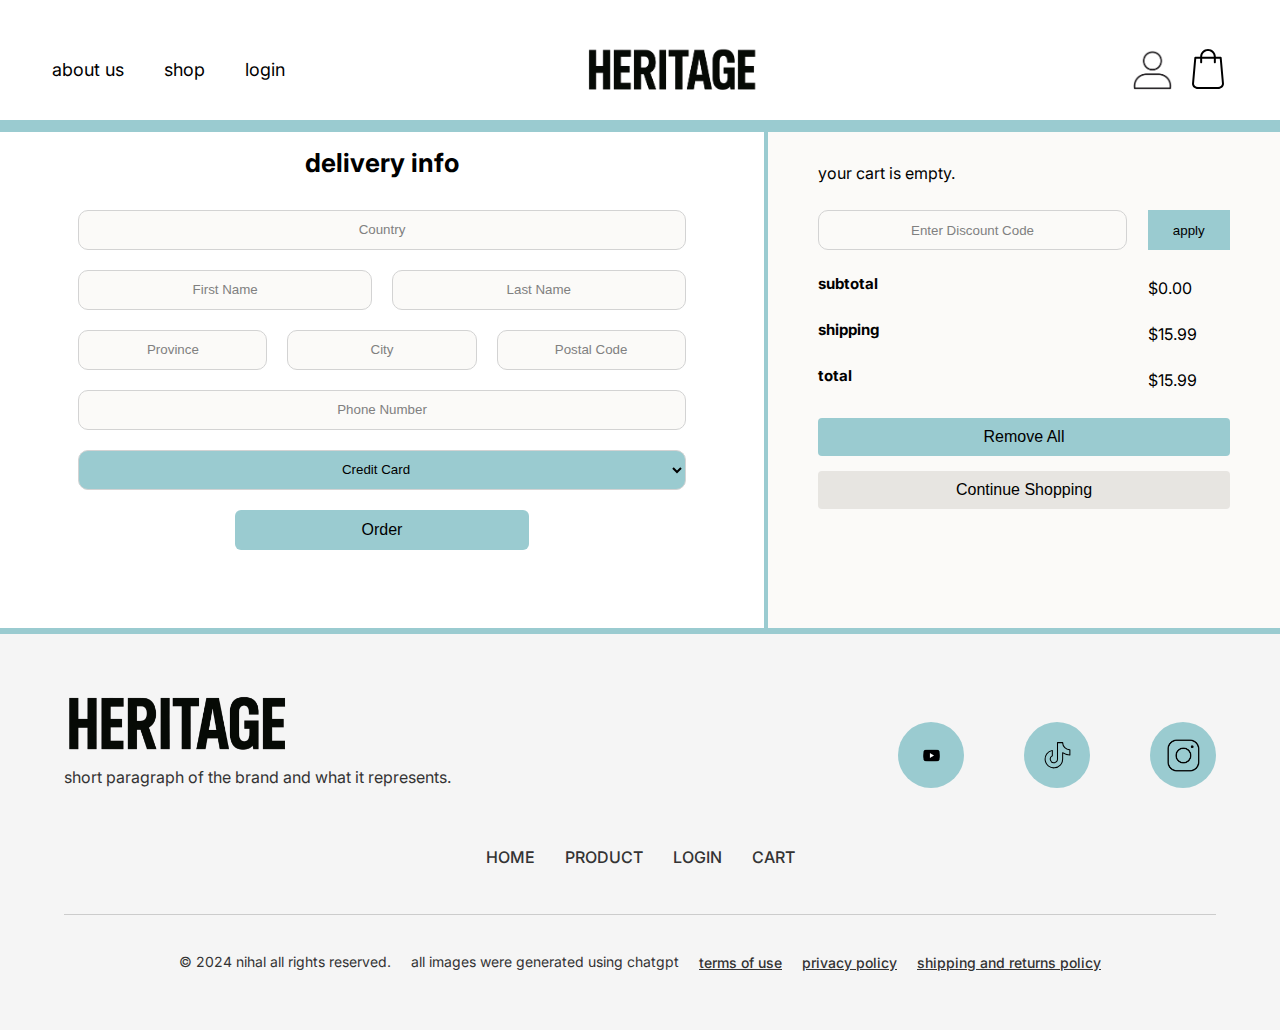
<file: checkout.html>
<!DOCTYPE html>
<html lang="en">
<head>
  <meta charset="UTF-8" />
  <meta name="viewport" content="width=device-width, initial-scale=1.0"/>
  <title>Heritage</title>
  <link rel="stylesheet" href="styles.css" /> <!--basically the same-->
  <link rel="preconnect" href="https://fonts.googleapis.com"/>
  <link rel="preconnect" href="https://fonts.gstatic.com" crossorigin/>
  <link href="https://fonts.googleapis.com/css2?family=Inter:wght@400;500;600&display=swap" rel="stylesheet" />
  <script src="nav-mnu.js" defer ></script>
  <script src="main.js"></script>
  <style>
body {  /*adds margin to the top of the body*/
  margin-top: 10em;
  
}
.content {  /*displays the content div as a grid, the main takes up 60% width and the aside takes up 40%*/
  display: grid;
  grid-template-columns: 60% 40%;
  height: auto; 
  
}


@media (max-width: 1023px) {  /*another media query for screen resizing, sets the grid to only have 1 column when it resizes so the 2nd column from the largerscren gets pushed to the bottom,*/
  .content {
    grid-template-columns: 1fr;
  }

  .item1{
    order: 2;  /*also reverses the order so the cart is not at the top and the info at the bottom*/
  }

  .item2{
    order: 1;
  }

}



 /*basic styling for the checkout button (orderbuton)*/
.checkout-button {
  background: #9acbd0;
  color:black;
  font-size: 1.6rem;
  border: none;
  border-radius: 6px;
  padding: 1rem;
  cursor: pointer;
  
}
 /*displays the button to be a block element so it takes the full line, takes full width, then the rest is basic styling and a ease transition*/
.remove-all-button {
  display: block;
  width: 100%;
  margin: 1.5rem 0;       
  background: #9acbd0;
  border: none;
  color: black;
  padding: 1rem;
  font-size: 1.6rem;
  border-radius: 4px;
  cursor: pointer;
  transition:  transform 0.2s ease;
}
 /*translates the button up when u hover*/
.remove-all-button:hover,
.checkout-button:hover {
  transform: translateY(-2px);
}

 /*basically the same styling as the remove all button but with different colors*/
.content aside .checkout-button {
  display: block;
  width: 100%;
  margin: 1rem 0;         
  background: #e7e5e1;
  color: black;
  border: none;
  padding: 1rem;
  font-size: 1.6rem;
  border-radius: 4px;
  cursor: pointer;
  transition: transform 0.2s ease;
}



  </style>
</head>
<body>
  <header> <!--this  is the header-->
      <div class="header-content"> <!--contains all teh stuff inside the header-->
            <button class="menu-toggle" aria-label="Toggle menu">☰</button> <!-- this is the hamburger menu, only appears on smaller screens-->
            <nav class="main-nav"> <!--this nav is structured in multiple navs-->
            <ul> <!--the first contains these list items that are quicklinks-->
                <li><a href="under-construction.html">about us</a></li>
                <li><a href="index.html"></a>shop</li>
                <li><a href="login-signup.html">login</a></li> <!--calls the funtion to go to the other page-->
            </ul>
            </nav>
            <div class="logo-container"> <!--this is the heritage logo, if u click it, it takes u to articles.html-->
            <a href="index.html">
                <img src="images/brand-logo.png" alt="Heritage logo" class="logo">
            </a>
            </div>
            <nav class="icon-menu"> <!--the next nav here contains icons such as the bag and login-->
            <img src="images/free-user-icon-972-thumb.png" alt="this is a logo outline of a person, used for login" class="icons"onclick="verifyLogin()">
            
                <a href="checkout.html">
                <img src="images/shopping-bag.svg" alt="bag" class="icons">
            </a>
            
            </nav>
        </div>
    </header>
  
  <div class="content"> <!--contains the main and the aside-->
    <main class="payment-delivery item1"> <!--this is for the info on delivery and payment-->
      <h1 class="payment-heading">DELIVERY INFO</h1> <!--heading for the main-->
      <form>
        <div class="form-grid"> <!--these are a bunch of inputs that are displayed using grid area , most of them are text and then is the select and a button that is the order button-->
          <input type="text" id="country" placeholder="Country">
          <input type="text" id="first-name" placeholder="First Name">
          <input type="text" id="last-name" placeholder="Last Name">
          <input type="text" id="province" placeholder="Province">
          <input type="text" id="city" placeholder="City">
          <input type="text" id="postal-code" placeholder="Postal Code">
          <input type="text" id="phone-number" placeholder="Phone Number">
          <select id="payment-option">
            <option>Credit Card</option>
            <option>PayPal</option>
            <option>Other</option>
          </select>
          <button type="submit" id="checkout-id" class="checkout-button" onclick="order()" >Order</button>
        </div>
      </form>
    </main>

    <aside class="item2"> <!--this is the aside and has the info on the product in the cart and pricing and total money-->
      <div id="checkoutCartItems"></div>

      <div class="apply-coupn"> <!--this is a div that contains a text input and a button, this is for applying discount codes-->
        <input type="text" class="enter-coupon" placeholder="Enter Discount Code">
        <button class="apply-button" onclick="applyCoupon()">apply</button> <!--calling function here-->
      </div>

      <div class="order-total"> <!--this in the aside is where u see the total money, shipping , subtotal and total-->
        <div class="total-holder">
          <div class="row">
            <div class="line-1"><h2>Subtotal</h2></div>
            <div class="line-2"><p id="subtotalValue">$0.00</p></div>
          </div>
          <div class="row">
            <div class="line-1"><h2>Shipping</h2></div>
            <div class="line-2"><p id="shippingValue">$0.00</p></div>
          </div>
          <div class="row">
            <div class="line-1"><h2>Total</h2></div>
            <div class="line-2"><p id="totalValue">$0.00</p></div>
          </div>
        </div>
      </div>

      <button id="clearCart" class="remove-all-button">Remove All</button> <!--here we have the remove all button which removes everything from the cart and a continue shopping button which takes u to product.html-->
      <button onclick="location.href='product.html'" class="checkout-button">Continue Shopping</button>
    </aside>
  </div>

  
  <footer><!--the footer is the same on the other pages-->
    
    <div class="footer-top"> 
        <div class="brand-block">
        <img src="images/brand-logo.png" alt="Heritage Clothing logo" class="logo2" />
        <p>Short paragraph of the brand and what it represents.</p>
        </div>
        
        <div class="social-icons">
        <a href="https://www.youtube.com/">
            <img src="images/youtube-logo-youtube-icon-transparent-free-png.webp" alt="YouTube" />
        </a>
        <a href="https://www.tiktok.com/">
            <img src="images/tiktok-logo-thin.svg" alt="TikTok" />
        </a>
        <a href="https://www.instagram.com/">
            <img src="images/black-and-white-outline-instagram-app-logo-icon-7017516951369307x990iaok2.png" alt="Instagram" />
        </a>
        </div>
    </div>


    <div class="footer-nav"> <!--this is a nav in the footer and contains the same things as the header-->
        <ul>
        <li><a href="index.html">home</a></li>
        <li><a href="product.html">Product</a></li>
        <li><a href="login-signup.html">login</a></li>
        <li><a href="checkout.html">Cart</a></li>
        </ul>
    </div>


    <div class="footer-bottom">
        <ul class="footer-links">
        <li><p>&copy; 2024 nihal all rights reserved.</p></li>
        <li><p>all images were generated using chatgpt</p></li>
        <li><a href="under-construction.html">terms of use</a></li>
        <li><a href="under-construction.html">privacy policy</a></li>
        <li><a href="under-construction.html">shipping and returns policy</a></li>
        </ul>
    </div>
    </footer>

  
<script>
  // Wait for the HTML document to be fully loaded before running the checkout script
document.addEventListener('DOMContentLoaded', () => {
  // as we saved the values from the product page and cart,js we recall those values here
  const qty  = parseInt(localStorage.getItem('cartQuantity')) || 0;
  const size = localStorage.getItem('cartSize')       || '';
  const img  = localStorage.getItem('cartImageSrc')   || '';

  // save the element into the constant variable by the name of container
  const container = document.getElementById('checkoutCartItems');

  // If there are no items in the cart, show an empty message
  if (qty === 0) {
    container.innerHTML = '<p>Your cart is empty.</p>';
  } else {
    // if tgere is stuff in the cart then we multiply the quantity by 50 as all the products are 50$ currently lol
    const lineTotal = 50 * qty;

    // honestly this is pretty cool, we can change change the html inside anything, here we just update the innter html using backtic concatination inserting variable, shoutout to youtube :)
    container.innerHTML = `
      <div class="product-summary">
        <div class="product-image">
          <img src="${img}" alt="Black Heritage Hoodie" class="checkout-image">
        </div>
        <div class="product-info">
          <h2>Black Heritage Hoodie</h2>
          <p>size: ${size}</p>
          <p>quantity: ${qty}</p>
          <p>subtotal: $${lineTotal.toFixed(2)}</p>
        </div>
      </div>
    `;
  }

  // here we are setting a fixed shipping price in a variable
  const shipping = 15.99;

  // here we are getting the p's by id and updating thier values using our variables
  document.getElementById('subtotalValue').textContent = '$' + (50 * qty).toFixed(2);
  document.getElementById('shippingValue').textContent = '$' + shipping.toFixed(2);
  document.getElementById('totalValue').textContent    = '$' + ((50 * qty) + shipping).toFixed(2); //toFixed basicaly means its rounding the numbers to decimal places and the 2 represents that its rounding to 2 decimal places

  // here we are using a add even listener for our clear cart button, when it clicked we remove the following items from the local storage making them not exist in the first plave so they cant be pulled from loca storage
  document.getElementById('clearCart').addEventListener('click', () => {
    // super smarts
    localStorage.removeItem('cartQuantity');
    localStorage.removeItem('cartSize');
    localStorage.removeItem('cartImageSrc');

    // after we remove those values from local storage, we need some default/place holding values so we again change the intter html of teh container to just a paragraph stating that the cart is empty
    container.innerHTML = '<p>Your cart is empty.</p>';
    document.getElementById('subtotalValue').textContent = '$0.00'; //setting values for those p's to 0,
    document.getElementById('shippingValue').textContent = '$0.00';
    document.getElementById('totalValue').textContent    = '$0.00';
  });
});

// this is a function for the order button
function order() {
  // when they submit their order, it alers that "order submitted and takes u to under.construction.html"
  alert('Order Submitted');
  window.location.href = 'under-construction.html';
}

// this is a function to apply coupon codes
function applyCoupon() {
  // making constant variables with the elements with the class of the enter coupon and apply button
  const inputEl = document.querySelector('.enter-coupon');
  const btnEl   = document.querySelector('.apply-button');
  // saves the value in the input in the varibale named code, also trims all white space and makes the string uppercase so both lower case and upper case work
  const code    = inputEl.value.trim().toUpperCase();

  // this is an if statment which basically is that if the variable code is equal to the string 'FINALPROJECT20' 
  if (code === 'FINALPROJECT20') {
    // then we save the value from the element that has the id of tota value , then we make totalEl a numerical vaulue usinga unary opererator then slicing the first chracter which would be a dollar sign, we need to do this because in the next part we need to take the 20% away and if its still a string and not a number we will get NaN or nnot a number
    const totalEl = document.getElementById('totalValue');
    const price = +totalEl.textContent.slice(1);

    // here we saving another variable that has the value of price * 80% then updating the text content of totalEl
    const discounted = (price * 0.8).toFixed(2);
    totalEl.textContent = '$' + discounted;

  
    
    alert('Discount code applied');
  } else {
    // if the code is wong then we  Inform the user if the code is invalid
    alert('Sorry, that code is invalid.');
  }
}



</script>
<script src="nav-mnu.js"></script>
</body>
</html>
</file>
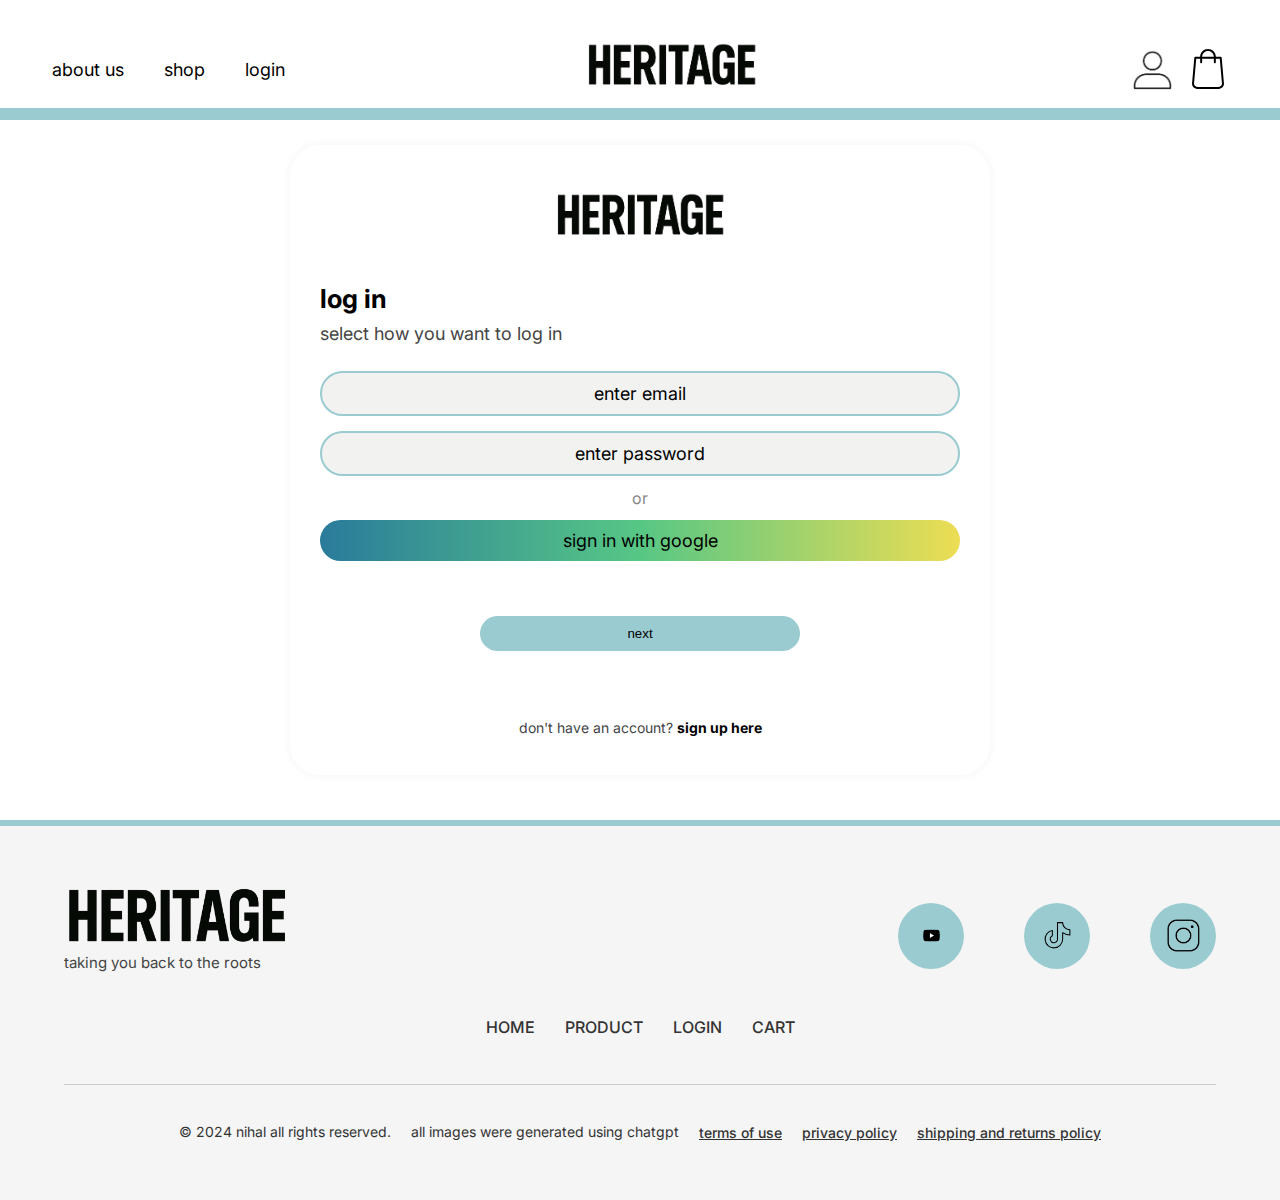
<file: login-signup.html>
<!DOCTYPE html>
<html lang="en">
<head>
  <meta charset="UTF-8" />
  <title>Heritage</title>


  <link rel="preconnect" href="https://fonts.googleapis.com" />
  <link rel="preconnect" href="https://fonts.gstatic.com" crossorigin />
  <link href="https://fonts.googleapis.com/css2?family=Inter:wght@300;400;700&display=swap" rel="stylesheet" />
  <script src="main.js" defer></script>
  <script src="nav-mnu.js"defer></script>

  
  <link rel="stylesheet" href="styles.css" /> 

  <style>
    body {
      margin-top: 40px;
    
    }
    header {
      height: 120px;
    }

    .login-holder {
      display: flex;
      justify-content: center;
      align-items: center;
      height: calc(100vh - 120px); 
      padding-top: 60px;
    }

    .login {
      background-color: rgba(255, 255, 255, 0.99);
      border-radius: 30px;
      padding: 40px 30px;
      width: 75%;
      max-width: 700px;
      height: 70vh;
      box-shadow: 0 0 10px rgba(0, 0, 0, 0.05);
      text-align: center;
      display: flex;
      flex-direction: column;
      align-items: center;
      justify-content: flex-start;
      gap: 15px;
    }

    .logo {
      height: 60px;
      margin-bottom: 10px;
    }

    .text-left {
      text-align: left;
      width: 100%;
      margin-bottom: 0;
    }

    h2 {
      font-size: 2.6rem;
      
    }

    p {
      font-size: 1.8rem;
      margin: 5px 0 15px;
      color: #444;
    }

    .labutton{
      background-color: #f2f2f1;
      border: none;
      padding: 10px 18px;
      width: 100%;
      border-radius: 25px;
      font-size: 1.8rem;
      font-family: 'Inter', sans-serif;
      cursor: pointer;
      transition: 0.3s ease;
      border: 2px solid #9acbd0;
    }

    .labutton::placeholder {
      color: black;
    }

    .google {
      background: #2A7B9B;
      background: linear-gradient(90deg, rgba(42, 123, 155, 1) 0%, rgba(87, 199, 133, 1) 50%, rgba(237, 221, 83, 1) 100%);
      border: none;
      padding: 10px 18px;
      width: 100%;
      border-radius: 25px;
      font-size: 1.8rem;
      font-family: 'Inter', sans-serif;
      cursor: pointer;
      transition: 0.3s ease;
    }

    .labutton:hover {
      filter: brightness(90%);
    }

    #or {
      font-size: 1.6rem;
      color: #888;
    }

    .dont-have-account {
      font-size: 1.4rem;
      color: #444;
      margin-top: auto;
    }

    .dont-have-account a {
      color: black;
      text-decoration: none;
      font-weight: bold;
    }

    .dont-have-account a:hover {
      text-decoration: underline;
    }

    .next {
      padding: 10px;
      background-color: #9acbd0;
      width: 50%;
      border: none;
      border-radius: 25px;
      margin-top: 40px;
    }
    
  </style>
</head>
<body>

  <header> <!--this  is the header-->
      <div class="header-content"> <!--contains all teh stuff inside the header-->
            <button class="menu-toggle" aria-label="Toggle menu">☰</button> <!-- this is the hamburger menu, only appears on smaller screens-->
            <nav class="main-nav"> <!--this nav is structured in multiple navs-->
            <ul> <!--the first contains these list items that are quicklinks-->
                <li><a href="under-construction.html">about us</a></li>
                <li><a href="product.html"></a>shop</li>
                <li><a href="login-signup.html">login</a></li> <!--calls the funtion to go to the other page-->
            </ul>
            </nav>
            <div class="logo-container"> <!--this is the heritage logo, if u click it, it takes u to articles.html-->
            <a href="index.html">
                <img src="images/brand logo.png" alt="Heritage logo" class="logo">
            </a>
            </div>
            <nav class="icon-menu"> <!--the next nav here contains icons such as the bag and login-->
            <img src="images/free-user-icon-972-thumb.png" alt="this is a logo outline of a person, used for login" class="icons" onclick="verifyLogin()">
            
                <a href="checkout.html">
                <img src="images/shopping-bag.svg" alt="bag" class="icons">
            </a>
            
            </nav>
        </div>
    </header>

  
  <div class="login-holder">
    <div class="login">
        <a href="product.html"><img src="images/brand logo.png" alt="Heritage Logo" class="logo" /></a>

      <div class="text-left">
        <h2>log in</h2>
        <p>select how you want to log in</p>
      </div>

      <input class="labutton" type="email" placeholder="enter email">
      <input class="labutton" type="password" placeholder="enter password">
      <div id="or">or</div>
      <button class="google"><a href="under-construction.html">sign in with google</a></button>

      <button class="next" onclick="login()">next</button>

      <div class="dont-have-account">
        don't have an account? <a href="#">sign up here</a>
      </div>
    </div>
  </div>

  <footer> <!--this ist he footer-->
    
    <div class="footer-top"> <!--this is the top of the footer and contains the heritage logo and a short description of the brand-->
        <div class="brand-info">
        <img src="images/brand logo.png" alt="Heritage Clothing logo" class="logo2" />
        <p>taking you back to the roots</p>
        </div>
        
        <div class="social-icons"> <!--this part of the footer contains icons that take u to the brands socials such as tiktokm insta, and youtube, images wrapped in anchors-->
        <a href="https://www.youtube.com/">
            <img src="images/youtube-logo-youtube-icon-transparent-free-png.webp" alt="YouTube" />
        </a>
        <a href="https://www.tiktok.com/">
            <img src="images/tiktok-logo-thin.svg" alt="TikTok" />
        </a>
        <a href="https://www.instagram.com/">
            <img src="images/black-and-white-outline-instagram-app-logo-icon-7017516951369307x990iaok2.png" alt="Instagram" />
        </a>
        </div>
    </div>


    <div class="footer-nav"> <!--this is a nav in the footer and contains the same things as the header-->
        <ul>
        <li><a href="index.html">home</a></li>
        <li><a href="product.html">Product</a></li>
        <li><a href="login-signup.html">login</a></li>
        <li><a href="checkout.html">Cart</a></li>
        </ul>
    </div>


    <div class="footer-bottom"> <!--this is the bottom of teh foter and shows the copyright symbol and links to some of the companies policies-->
        <ul class="footer-links">
        <li><p>&copy; 2024 nihal all rights reserved.</p></li>
        <li><p>all images were generated using chatgpt</p></li>
        <li><a href="under-construction.html">Terms of use</a></li>
        <li><a href="under-construction.html">Privacy policy</a></li>
        <li><a href="under-construction.html">shipping and returns policy</a></li>
        </ul>
    </div>
    </footer>
  
  <script>
    function login () {
      
    
    localStorage.setItem('isLoggedIn', 'true');
    
    alert('You are logged in!');

    window.location.href = 'index.html';
  }

    
  </script>
</body>
</html>
</file>
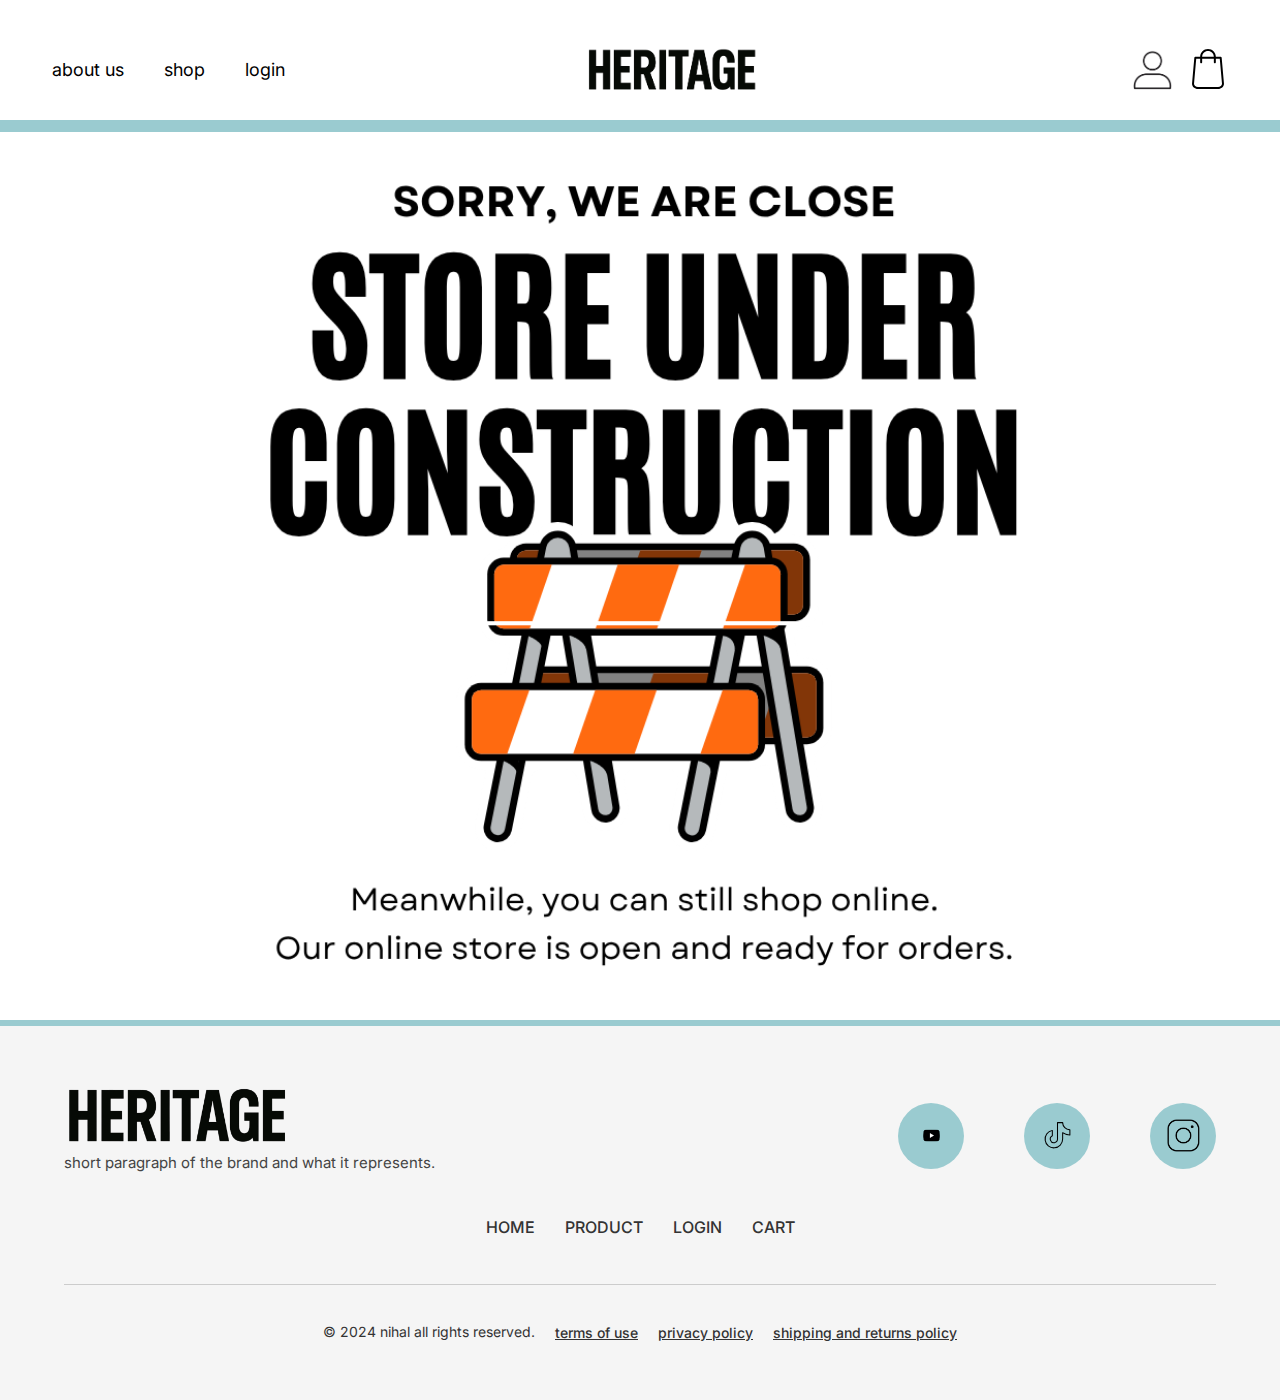
<file: under-construction.html>
<!DOCTYPE html>
    <html lang="en">
    <head>
    <meta charset="UTF-8" />
    <meta name="viewport" content="width=device-width, initial-scale=1.0" />
    <title>Heritage</title>
    <link rel="stylesheet" href="styles.css" />
    <link rel="preconnect" href="https://fonts.googleapis.com" />
    <link rel="preconnect" href="https://fonts.gstatic.com" crossorigin />
    <link href="https://fonts.googleapis.com/css2?family=Inter:ital,wght@0,100..900;1,100..900&display=swap" rel="stylesheet" />
    <style>
        body {margin-top: 120px;

        }

        main {
            display: flex;
            justify-content: center;

        }
        

        .under {
            height: 100vh;
            padding: 2%;
        }
    </style>
    </head>
    <body>
    <header> <!--this  is the header-->
    <div class="header-content"> <!--contains all teh stuff inside the header-->
            <button class="menu-toggle" aria-label="Toggle menu">☰</button> <!-- this is the hamburger menu, only appears on smaller screens-->
            <nav class="main-nav"> <!--this nav is structured in multiple navs-->
            <ul> <!--the first contains these list items that are quicklinks-->
                <li><a href="under-construction.html">about us</a></li>
                <li><a href="index.html"></a>shop</li>
                <li><a href="login-signup.html">login</a></li> <!--calls the funtion to go to the other page-->
            </ul>
            </nav>
            <div class="logo-container"> <!--this is the heritage logo, if u click it, it takes u to articles.html-->
            <a href="index.html">
                <img src="images/brand-logo.png" alt="Heritage logo" class="logo">
            </a>
            </div>
            <nav class="icon-menu"> <!--the next nav here contains icons such as the bag and login-->
            <img src="images/free-user-icon-972-thumb.png" alt="this is a logo outline of a person, used for login" class="icons"  onclick="verifyLogin()">
            
                <a href="checkout.html">
                <img src="images/shopping-bag.svg" alt="bag" class="icons">
            </a>
            
            </nav>
        </div>
    </header>

    <main>
        <img class="under" src="images/under-contruction.png" alt="this is an image stating that this page is under construction" >
    </main>

    <footer> <!--the footer was already explained in product.html-->
    
    <div class="footer-top">
        <div class="brand-info">
        <img src="images/brand-logo.png" alt="Heritage Clothing logo" class="logo2" />
        <p>Short paragraph of the brand and what it represents.</p>
        </div>
        
        <div class="social-icons">
        <a href="https://www.youtube.com/">
            <img src="images/youtube-logo-youtube-icon-transparent-free-png.webp" alt="YouTube" />
        </a>
        <a href="https://www.tiktok.com/">
            <img src="images/tiktok-logo-thin.svg" alt="TikTok" />
        </a>
        <a href="https://www.instagram.com/">
            <img src="images/black-and-white-outline-instagram-app-logo-icon-7017516951369307x990iaok2.png" alt="Instagram" />
        </a>
        </div>
    </div>

    <div class="footer-nav"> <!--this is a nav in the footer and contains the same things as the header-->
        <ul>
        <li><a href="index.html">home</a></li>
        <li><a href="product.html">Product</a></li>
        <li><a href="login-signup.html">login</a></li>
        <li><a href="checkout.html">Cart</a></li>
        </ul>
    </div>


    <div class="footer-bottom">
        <ul class="footer-links">
        <li><p>&copy; 2024 nihal all rights reserved.</p></li>
        <li><a href="under-construction.html">Terms of use</a></li>
        <li><a href="under-construction.html">Privacy policy</a></li>
        <li><a href="under-construction.html">shipping and returns policy</a></li>
        </ul>
    </div>
    </footer>

    
    </body>
    </html>
</file>
<file: styles.css>
/*!!!! all the things that need vendor prefixes have vendor prefixes*/

/*in this website I am using a sans serif font, this is mainly because I dont like serif fonts but I also think that this futuristic but traditional brand would be best represented by a serif font, in this case we are using inter*/
/*the color scheme on this website is mainly monochromatic I would say with the black and white, but I am using  a turquoise color and a greyish cream color as accents. this way I dont really associate a color with my brand while keeping some life and not making it dull*/

* {
    box-sizing: border-box; /*sets the box sizing to border box making it so that it includes the margin and padding in the height and width*/
}

html {
    font-size: 62.5%;  /*makes the font size 62.5% as discussed in the topography principles*/
    font-family: inter, sans-serif; /*setting out font to inter, and sans-serif as backup*/
    overflow-x: hidden; /*hides all horizontal overflow*/
    scroll-behavior: smooth; /*makes the scrolling when clicked on wuick link to transition smoothly*/
    line-height: 140%; /*following typogarphy principals*/
    
}

body {
    margin: 0; /* sets default margin and padding to 0*/
    padding: 0;
    overflow-x: hidden; /*same thing*/
    text-transform: lowercase;/*makes all text lowercase as ms hoitink said*/ 
    line-height: 140%;
    word-spacing: none;
    text-decoration-style: none;
}

p {
    font-size: 1.6rem; /*sets the font size to 1.6rem == minimum 16px as discussed in the typography*/
}



header {
    position: -webkit-fixed; /* sets the position to fixed and stick to the same spot on the screen*/
    position: fixed;
    top: 0; /* no space between the top*/
    width: 100%; /*takes up full width*/
    padding: 20px; /*sets the padding, margin, makes the backgroud color white, hgh z index to show above other things and a border bottom*/
    margin: 0px;
    background-color: white;
    z-index: 100;
    border-bottom: 12px solid #9acbd0;
    
}

.logo {
    height: auto;   /*sets the size of the logo and tells the fit to contain and makes it a block element*/
    max-height:6rem;
    width: auto;
    max-width: 100%;
    -o-object-fit: contain;
        object-fit: contain;
    display: block;
    padding: 7px;
    
    
}


.logo2 { /*sets the size of the logo and tells the fit to contain and makes it a block element*/
    height: auto;
    max-height: 60px;
    width: auto;
    max-width: 100%;
    -o-object-fit: contain;
        object-fit: contain;
    display: block;
}




.icons {
    height: 4rem; /*sets the height to 40px*/
}




li {
    font-size: 1.8rem; /*sets the list item font size to be bigger*/
    list-style: none; /*makes it have no list styles*/
}

nav ul {
    display: flex; /*makes it a flexbox*/
    align-items: center; /*aligns to center, adds gap between the things in the list, no list styles, no margin no padding and the text color to black*/
    gap: 40px;
    list-style: none;
    margin: 0;
    padding: 0;
    color: black;
}


.icon-menu { /* flex box and make thins vertically aligned and add a gap between the things inside*/
    display: flex;
    align-items: center;
    gap: 1.6rem;
}


.logo-container {/* positiions it to bee positioned absolute to the viewport, 45% space on the left and aligning it vertically */
    position: absolute;
    left: 45%;
    display: flex;
    align-items: center;
}   



.header-content {
    position: relative; /* positioned relative to the parent container*/
    max-width: 1400px; /*sets max width, margin padding, height, makes it a flex box*/
    margin: 0 auto;
    padding: 0 32px;
    height: 80px;
    display: flex;
    align-items: center; /* aligns it vertically, and aligns the stuff inside to space betweem,*/
    justify-content: space-between;
    transform: translateY(10px); /*translates the object 10px along the y axis(vertically)*/
    -webkit-animation: floatIn 1s ease-out forwards; /*casts the animation, that lasts 1 seconf and ease out forwards*/
            animation: floatIn 1s ease-out forwards;
    -webkit-animation-delay: 0.4s;
            animation-delay: 0.4s; /*adds delay to the animation */
}


    
    .menu-toggle { /*makes the menu to no show and set the size and color*/
    display: none;
    background: none;
    border: none;
    font-size: 2.8rem;
    cursor: pointer;
    color: black;
    }

    @media (max-width: 767px) { /*media query for when the screen resizes*/
    
    .menu-toggle {
        display: block; /*makes the meny show, 50% space on the top and 1 rem to the left*/
        position: absolute;
        top: 50%;
        left: 1rem;
        transform: translateY(-50%); /*when resized. makes it translate down the y axis by 50 percent*/
        font-size: 2.4rem;
        background: none;
        border: none; /* no background */
        cursor: pointer;
        z-index: 110; /*very high z index for yk*/
    }

    
    .header-content { /* makes it a flexbox, aligns the contet vertically and positions it relative to the parent*/
        display: flex;
        align-items: center;
        justify-content: space-between;
        position: relative;
    }

    
    .logo-container { /* positions it static as the parent is not static, makes it not transform and sets the margin*/
        position: static;
        transform: none;
        margin: 0 auto;
    }

    
    .icon-menu {
        order: 1;
    }

    
    .main-nav ul {
        display: none;
    }

    
    .header-content.nav-open .main-nav ul { /* makes it a flexbox, direction to column and positioned fixed, this is for the dropdown menu under the header*/
        display: flex;
        flex-direction: column;
        position: fixed;
        top: 80px;          /*sets the specific place with top and left, takes full width, sets height to the entire vh minus the height of teh header*/                  
        left: 0;
        width: 100%;
        height: calc(100vh - 80px);        
        background-color: rgba(255,255,255,0.95); /*sets background color to a semi transparent white*/
        border-top: 4px solid #9acbd0; /*sets border bottom of the light blue and a high z index*/
        z-index: 1000;
        overflow-y: hidden; /*hides all veritcal overflow*/
        margin: 0; /*basic padding, margin and list style stluing*/
        padding: 2rem 1rem;
        list-style: none;
    }

    
    .main-nav ul li { /*some basic styling for the list item*/
        margin: 0;
        padding: 1rem 0;
        text-align: center;
        border-bottom: 1px solid #eee;
    }
    

    /* basic stylging agaim for the a n li in the main nav ul , adding a a transtion and no text decoration */
    .main-nav ul li a {
        display: block;
        font-size: 2rem;
        color: #000;
        text-decoration: none;
        transition: background-color 0.4s ease, color 0.4s ease;
    }
    .main-nav ul li a:hover, /*when in focus or hover, changes the background color and color*/
    .main-nav ul li a:focus {
        background-color: rgba(154,203,208,0.4);
        color: #fff;
    }
    }





.content { /*makes it a grid that the first thing takes 2.5fr and the 2nd takes the rest of the free space, the height to be 90 vh and all overflow to be hidden */
    display: grid;
    grid-template-columns: 2.5fr 1fr;
    height: 90vh;
    overflow: hidden;
}
/*setting border right and padding for the deliver info part in chckout*/
.payment-delivery {
    border-right: 4px solid #9acbd0;
    padding: 5%;
}
/*baic styling for the inputs and selects o the page, border radius rounds the object*/
input, select {
    border: 1px solid lightgray;
    border-radius: 10px;
    background-color: #fbfaf8;
    text-align: center;
}
/* makes the font color of the placeholders gray*/
input::-webkit-input-placeholder {
    color: gray;
}

input::-moz-placeholder {
    color: gray;
}

input:-ms-input-placeholder {
    color: gray;
}

input::-ms-input-placeholder {
    color: gray;
}

input::placeholder {
    color: gray;
}
/*makes the grd for entering your info a grid that has 12 columns, the height of each row to 40px and the gap to 20px*/
.form-grid {
    display: grid;
    grid-template-columns: repeat(12, 1fr);
    grid-auto-rows: 40px;
    gap: 20px;
    margin: 40px;
}
/* here are just the different inputs and how they should be on the grid using grid are*/
#country {
    grid-column: 1 / span 12;
}
#first-name {
    grid-column: 1 / span 6; 
}
#last-name {
    grid-column: 7 / span 6; 
}
#province{ 
    grid-column: 1 / span 4; 
}
#city { 
    grid-column: 5 / span 4; 
}
#postal-code { 
    grid-column: 9 / span 4; 
}
#phone-number { 
    grid-column: 1 / span 12; 
}
#payment-option { 
    grid-column: 1 / span 12; background-color: #9acbd0; 
}
#checkout-id { 
    grid-column: 4 / span 6; 
}
/*alings the text to the center fort he payemen heading*/
.payment-heading {
    text-align: center;
}
/*makes the font size to the h1 to 2.6rem*/
h1 {
    font-size: 2.6rem;
}
/*styles the checkout button*/
.checkout-button {
    background-color: #e7e5e1;
    border: none;
    border-radius: 5px;
}
/*sets height for checkout image*/
.checkout-image {
    height: 170px;
}
/*basic styles for asides*/
aside {
    background-color: #fbfaf8;
    padding: 50px;
}
/* makes teh product summary a grid and sets the template columns, 1 takes up 1 fr and the 2nd takes up 5fr*/
.product-summary {
    display: grid;
    grid-template-columns: 1fr 5fr;
}
/*basic styles for the apply coupon button*/
.apply-coupn {
    margin-top: 30px;
    display: flex;
    gap: 5%;
}
/*basic styles for the enter coupon button*/
.enter-coupon {
    width: 75%;
    height: 40px;
}
/*basic styles for the apply button, background color*/
.apply-button {
    background-color: #9acbd0;
    border: none;
    width: 20%;
}
/* basic styles for the join button*/
.join-button {
    background-color: #9acbd0;
    border: none;
    padding: 10px;
    width: 200px;
    border-radius: 20px;
}
/*makes the first line of the subtotal and price 80 percent and the 2nd to be 20%*/
.line-1 { 
    width:80% ;
}
.line-2 {
    width: 20%; 
}
/*makes the total holder a flexbox, aligns horizontally center, adds margin and makes the direction a column*/
.total-holder {
    display: flex;
    justify-content: center;
    margin-top: 15px;
    flex-direction: column;
}
/*a flexbox with width of 100%*/
.row {
    display: flex;
    width: 100%;
}

/*styles for the footer, setting background, porder padding and font sizes, makes it a flex box and makes it a column layout with a gap of 50px*/
footer {
    background-color: #f5f5f5;  
    border-top: 6px solid #9acbd0;  
    padding: 60px 5vw;
    color: #333;
    font-size: 1.6rem;
    display: flex;
    flex-direction: column;
    gap: 50px;
    }
/*makes a flex box and adds the alignments, makes it wrap*/
.footer-top {
    display: flex;
    justify-content: space-between;
    align-items: center;
    flex-wrap: wrap;
    }

/*adds max width and text align to left*/
.brand-info {
    max-width: 400px;
    text-align: left;
    }
/* basic styles for the logo inside the brand block div which contains the heritage logo and a wuick description of teh brand*/
.brand-info .logo2 {
    height: 60px;
    width: auto;
    display: block;
    margin-bottom: 10px;
    -o-object-fit: contain;
        object-fit: contain;
    }
/* basic stlying for the ps inside the brand info (brand info*/
.brand-info p {
    font-size: 1.5rem;
    margin: 0;
    color: #444;
    }
/*alignments and gap for the social icons such as insta yt tiktok*/
.social-icons {
    display: flex;
    gap: 6rem;
    align-items: center;
    
    }
/*the blue backfround, sets the size and roundness, makes flexbox and aligns everything to center, adds transition to be ease for transform and background color*/
.social-icons a {
    background-color: #9acbd0;
    width:66px;
    height: 66px;
    border-radius: 50%;
    display: flex;
    align-items: center;
    justify-content: center;
    transition: transform 0.3s ease, background-color 0.3s ease;
    padding: 8px;
    margin-top: 5%;
    }
    /*when u hover on them the background color becomes darker and it scales larger*/
.social-icons a:hover {
    background-color: #6aaeb4;
    transform: scale(1.1);
    }
/*same thing, sets styles for the img inside the social icon div and sets the object fit to contain the image*/
.social-icons img {
    width: 33px;
    height: 33px;
    -o-object-fit: contain;
        object-fit: contain;
    }

/* makes the footer nav to take up 90% of the viewing width and centers it horizontally */
.footer-nav {
    width: 90vw;
    display: flex;
    justify-content: center;
    }
/*ul inside the footer nave are centerd horiztonally, have no list styles, no padding margin and a gap of 3rem*/
.footer-nav ul {
    list-style: none;
    display: flex;
    justify-content: center;
    gap: 3rem;
    padding: 0;
    margin: 0;
    }
/* the a inside the li's have no text decoration and makes all the text upcase, adds transition to the color and sets a specific font size*/
.footer-nav li a {
    text-decoration: none;
    text-transform: uppercase;
    font-weight: 500;
    color: #333;
    transition: color 0.3s;
    font-size: 1.6rem;
    }
/*changes the color on hover*/
.footer-nav li a:hover {
    color: #9acbd0;
    }

    /*basic styles for the footer bottom, just alignments and self explanitory styling*/
.footer-bottom {
    border-top: 1px solid #ccc;
    padding-top: 30px;
    text-align: center;
    }
/*no list styles, makes it a flexbox, makes the content wrap, aligns center horizontally and gap margin and padding*/
.footer-links {
    list-style: none;
    display: flex;
    flex-wrap: wrap;
    justify-content: center;
    gap: 2rem;
    padding: 0;
    margin: 10px 0 0;
    }
/*basic styles for the p's inside the footer links div*/
.footer-links p {
    margin: 0;
    font-size: 1.4rem;
    color: #333;
    }
/*basic styles for the anchors inside the footer links, make them have a underline and adds a transition to the color*/
.footer-links a {
    font-size: 1.4rem;
    font-weight: 500;
    text-decoration: underline;
    color: #333;
    transition: color 0.3s;
    }
/*changes the color of the a on hover*/
.footer-links a:hover {
    color: #9acbd0;
    }
/*sets the rules for the background for the display and new arivals because they have background images, sets their height, margin and borders*/
.display,
#new-arrivals {
    background-position: center;
    background-size: cover;
    background-repeat: no-repeat;
    height: 500px;
    margin: 0;
    border-top: 6px solid #9acbd0;
    border-bottom: 10px solid #9acbd0;
}

/*sets the background image of the display and new arivals, set shte height for the new arivals and adds a border top*/

.display {
    background-image: url(images/essentials-backshot.png);
}

.display2 {
    display: flex;
    justify-content: center;
    align-items: center;
    border-top: 8px solid #9acbd0;
    border-bottom: 8px solid #9acbd0;
}

.display2 video {
    height: 65vh;
    object-fit: cover;
    width: 100%;
}




#new-arrivals {
    background-image: url(images/new-arrivals.png);
    height: 90vh;
    border-top: none;
    
}


/*this dont rly exist anymore but here if I want to add it later*/

/* positions the info relatively to the parent, this is inside the new aricals and dislay, sets the top and left and color, makes the opacity 0 because then we add a animation for ease out forwards and translate up 30px*/
.display-info {
    position: relative;
    top: 60%;
    left: 5%;
    color: #fbfaf8;
    z-index: 1;
    opacity: 0;
    transform: translateY(30px);
    -webkit-animation: floatIn 1s ease-out forwards;
            animation: floatIn 1s ease-out forwards;
    -webkit-animation-delay: 0.4s;
            animation-delay: 0.4s;
}

@-webkit-keyframes floatIn { /*animation makes the opacity to 1 and makes it so the translate that was set to 30 is now p*/
    to {
        opacity: 1;
        transform: translateY(0);
    }
}

@keyframes floatIn { /*same thing*/
    to {
        opacity: 1;
        transform: translateY(0);
    }
}
.clothing-grid { /*makes the clothing grid a grid and repeats 4 columns that are 1fr */
    display: grid;
    grid-template-columns: repeat(4, 1fr);
    gap: 40px; /*adds a 40px gap between all the articles*/
    padding: 25px 5%; /*adds the padding and margin to my liking*/
    margin-top: 25px;
    margin-bottom: 25px;
}
/* makes the clothing article a flexbox and makes it a column, aligns the items to the start and adds a transform trantion to ease*/
.clothing-article {
    display: flex;
    flex-direction: column;
    align-items: flex-start;
    transition: transform 0.4s ease;
}
/*when hover on the artivle, it slightly gets scales larger*/
.clothing-article:hover {
    transform: scale(1.031);
}
/*make the image cover its container, sets th width and height, sets background color and padding*/
.clothing-article img {
    width: 100%;
    height: 300px;
    background-color: #f2f2f1; 
    padding: 22px;
    -o-object-fit: cover;
        object-fit: cover;
    display: block;
}
/*basic styles for the clothing info*/
.clothing-info {
    padding-top: 10px;
}
/*again basic styles for the clothing info h2*/
.clothing-info h2 {
    font-size: 1.6rem;
    margin: 0;
    font-weight: 500;
}
/*same thing here but with the h3*/
.clothing-info h3 {
    font-size: 1.4rem;
    margin: 5px 0px 0px 0px;
    font-weight: 400;
    color: #333;
}
/*here we are making a media querys for when the width of the page resizes and basically reduces the amount of columns by the size*/
@media (max-width: 1279px) {
    .clothing-grid {
        grid-template-columns: repeat(3, 1fr);
    }
}

@media (max-width: 1023px) {
    .clothing-grid {
        grid-template-columns: repeat(2, 1fr);
    }
}

@media (max-width: 767px) {
    .clothing-grid {
        grid-template-columns: 1fr;
    }
}



/*adds simple transitons to the button to ease*/
button {
    transition: 0.3s ease;
}
/*reduces the brightness of the button on hover*/
button:hover {
    -webkit-filter: brightness(80%);
            filter: brightness(80%);
}
/*basic styles for all anchors*/
a {
    text-decoration: none;
    list-style: none;
    color: black;
}

/*this part doesnt exist anymore, will upadte if I use it */
.flag-display {
    display: grid;
    grid-template-columns: 1fr 1fr 1fr 1fr;
    -o-object-fit: cover;
        object-fit: cover;
    gap: 0px;
    

}

.flag-holder img {
    height: 100px;
}


   
/*makes ur cursor pointer for all unordered lists*/
ul {
    cursor: pointer;
}

/* sets the colors for the option button and other basic styling */
.option-button {
    padding: 10px;
    border-radius: 5px;
    border: none;
    background-color: white;
    border: 1px solid #9acbd0 ;
    width: 18vw;
    margin-top: 10px;
    
}
/*adds a simpler transition to all list items that basically on hover gives them more letter spacing  */


li {
    transition: 0.3s ease;
}

li:hover {
    letter-spacing: 2px;
}
</file>
